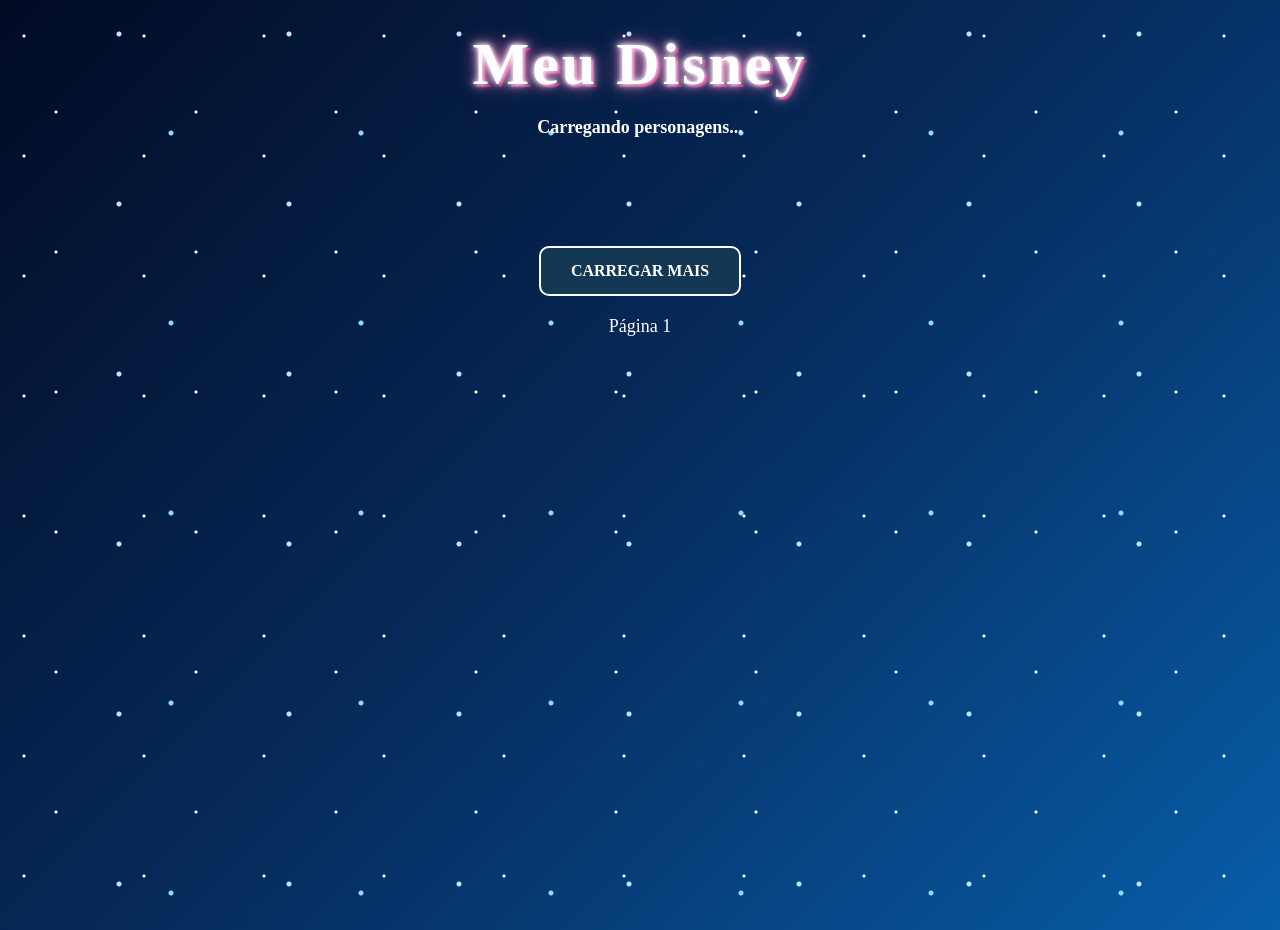
<file: index.html>
<!DOCTYPE html>
<html lang="pt-BR">
<head>
    <meta charset="UTF-8">
    <meta name="viewport" content="width=device-width, initial-scale=1.0">
    <title>🎇Disney</title>
    <link rel="stylesheet" href="CSS/style.css">
</head>

<body>

<header>
    <h1>Meu Disney</h1>

    <p id="contador">0 personagens carregados</p>
</header>

<main>
    <section id="personagens" class="container"></section>

    <button id="carregarMais">CARREGAR MAIS</button>

    <p id="pagina">Página 1</p>
</main>
<script src="JS/script.js"></script>

</body>
</html>
</file>
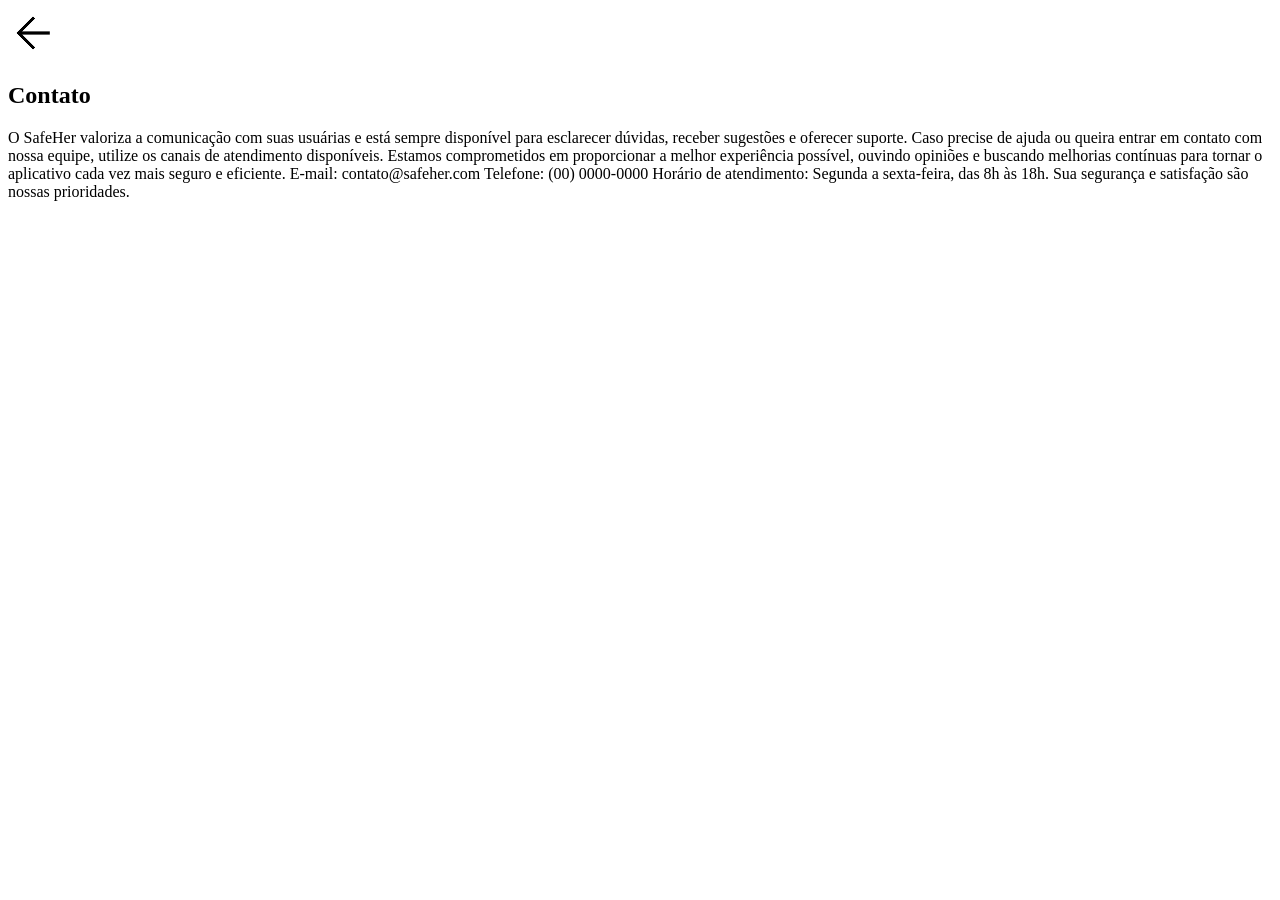
<file: contato.html>
<!DOCTYPE html>
<html lang="en">
<head>
    <meta charset="UTF-8">
    <meta name="viewport" content="width=, initial-scale=1.0">
    <title>Contato</title>
</head>
<body>
    
<a href="pagina_inicial.html">
    <img src="imagem/seta.png" alt="Voltar">
  </a>


  <section>

    <h1> Contato</h1>
<p>  O SafeHer valoriza a comunicação com suas usuárias e está sempre disponível para esclarecer dúvidas, receber sugestões e oferecer suporte. Caso precise de ajuda ou queira entrar em contato com nossa equipe, utilize os canais de atendimento disponíveis.

Estamos comprometidos em proporcionar a melhor experiência possível, ouvindo opiniões e buscando melhorias contínuas para tornar o aplicativo cada vez mais seguro e eficiente.

E-mail: contato@safeher.com

Telefone: (00) 0000-0000

Horário de atendimento: Segunda a sexta-feira, das 8h às 18h.

Sua segurança e satisfação são nossas prioridades.</p>
</section>



</body>
</html>
</file>
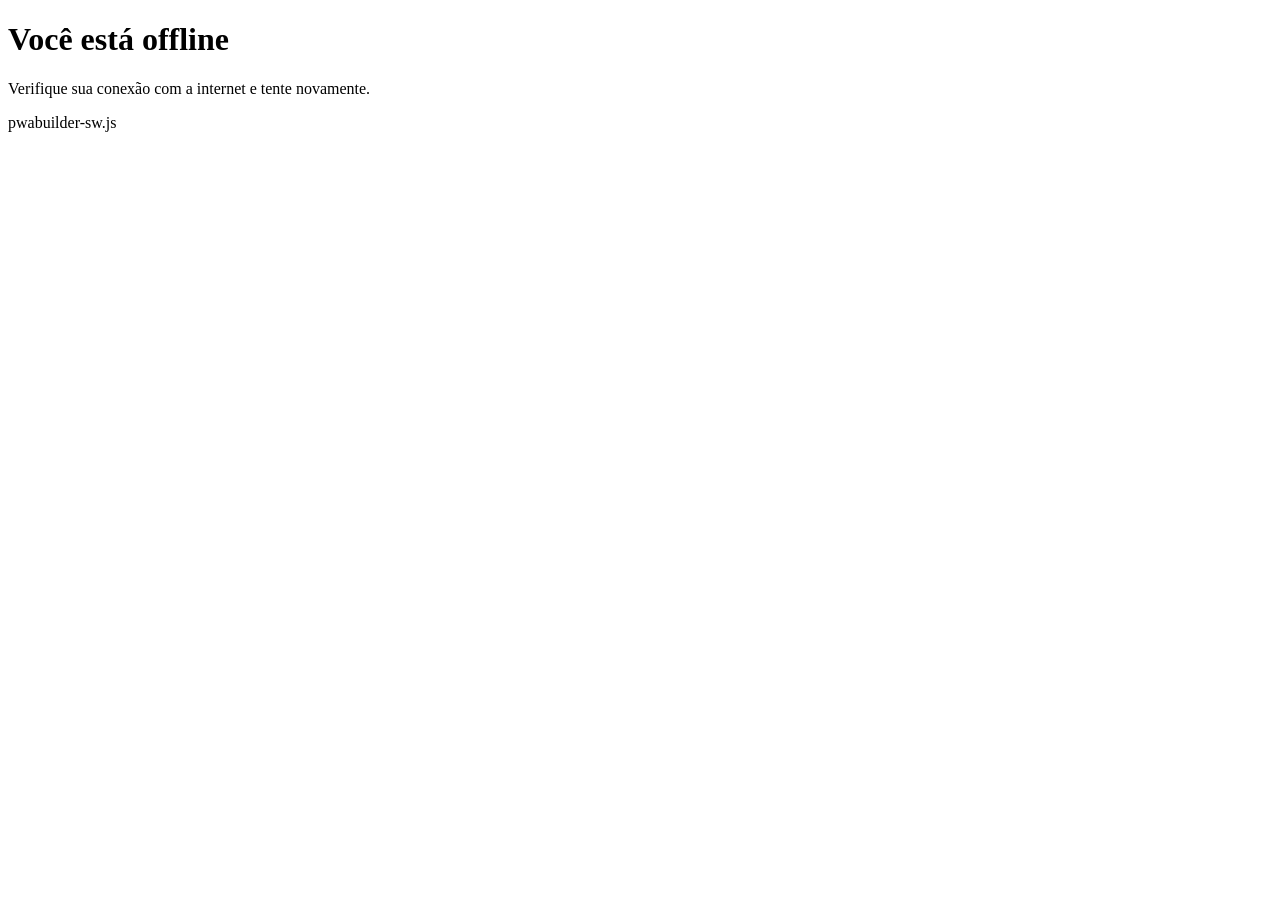
<file: offline.html>
<!DOCTYPE html>
<html lang="pt-BR">
<head>
        <meta charset="UTF-8">
        <meta name="viewport" content="width=device-width, initial-scale=1.0">
        <title>Você está offline</title>
</head>
<body>

        <h1>Você está offline</h1>
        <p>Verifique sua conexão com a internet e tente novamente.</p>
</body>
</html>
 pwabuilder-sw.js
</file>
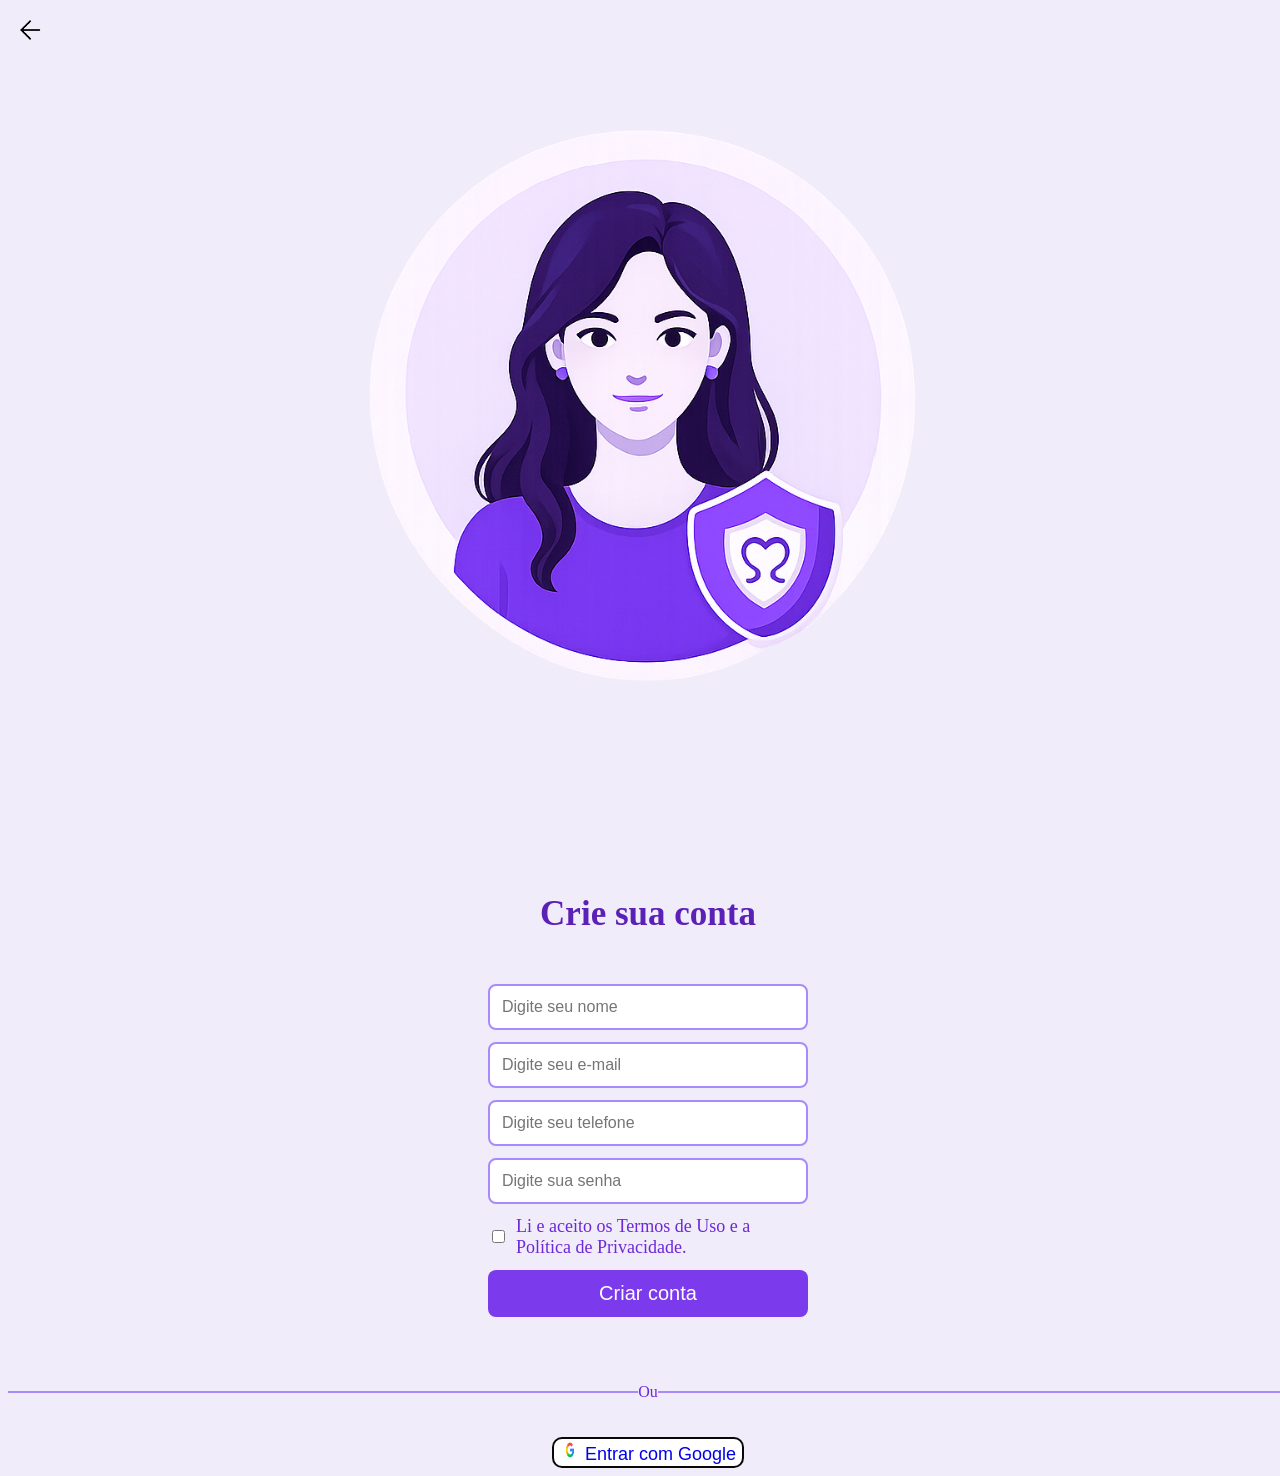
<file: pagina_cadastro.html>
<!DOCTYPE html>
<html lang="pt-br">
<head>
    <meta charset="UTF-8">
    <meta name="viewport" content="width=device-width, initial-scale=1.0">
    <title>Página cadastro</title>
    <link rel="stylesheet" href="style.css">
</head>

<body style="background-color: #F1ECFA;">

<!-- seta -->
<a href="pagina_login.html">
    <img src="imagem/seta.png" alt="Voltar" class="seta">
</a>

<!-- imagem -->
<div class="luna">
    <img src="imagem/imagem do cadastro.png" alt="Cadastro">
</div>

<h1 class="cria">Crie sua conta</h1>

<!-- FORM -->
<form id="formCadastro">

    <input type="text" id="nome" placeholder="Digite seu nome" required>
    <input type="email" id="email" placeholder="Digite seu e-mail" required>
    <input type="tel" id="telefone" placeholder="Digite seu telefone" required>
    <input type="password" id="senha" placeholder="Digite sua senha" required>

    <label>
        <input type="checkbox" required>
        <a href="termos_de_uso.index.html">
            Li e aceito os Termos de Uso e a Política de Privacidade.
        </a>
    </label>

    <button type="button" class="btn-criar" onclick="criarConta()">
        Criar conta
    </button>

</form>



<!-- divisor -->
<div class="ou">
    <hr>
    <p>Ou</p>
    <hr>
</div>



<!-- GOOGLE -->
<div class="botao-google">
    <button class="google-btn">
        <a href="https://accounts.google.com/">
            <img src="imagem/google.webp" alt="Google">
            <span>Entrar com Google</span>
        </a>
    </button>
</div>






<script>

function salvarDados() {
    let nome = document.getElementById("nome").value;
    let email = document.getElementById("email").value;
    let telefone = document.getElementById("telefone").value;
    let senha = document.getElementById("senha").value;

    localStorage.setItem("nome", nome);
    localStorage.setItem("email", email);
    localStorage.setItem("telefone", telefone);
    localStorage.setItem("senha", senha);
}

function criarConta() {

    const nome = document.getElementById("nome").value;
    const email = document.getElementById("email").value;
    const telefone = document.getElementById("telefone").value;
    const senha = document.getElementById("senha").value;

    // valida campos vazios
    if (nome === "" || email === "" || telefone === "" || senha === "") {
        alert("Preencha todos os campos!");
        return;
    }

    // valida email
    if (!email.includes("@") || !email.includes(".")) {
        alert("Digite um e-mail válido!");
        return;
    }

    // salva dados
    salvarDados();

    alert("Cadastro realizado com sucesso!");

    // redireciona
    window.location.href = "pagina_sos.index.html";
}

</script>
</file>
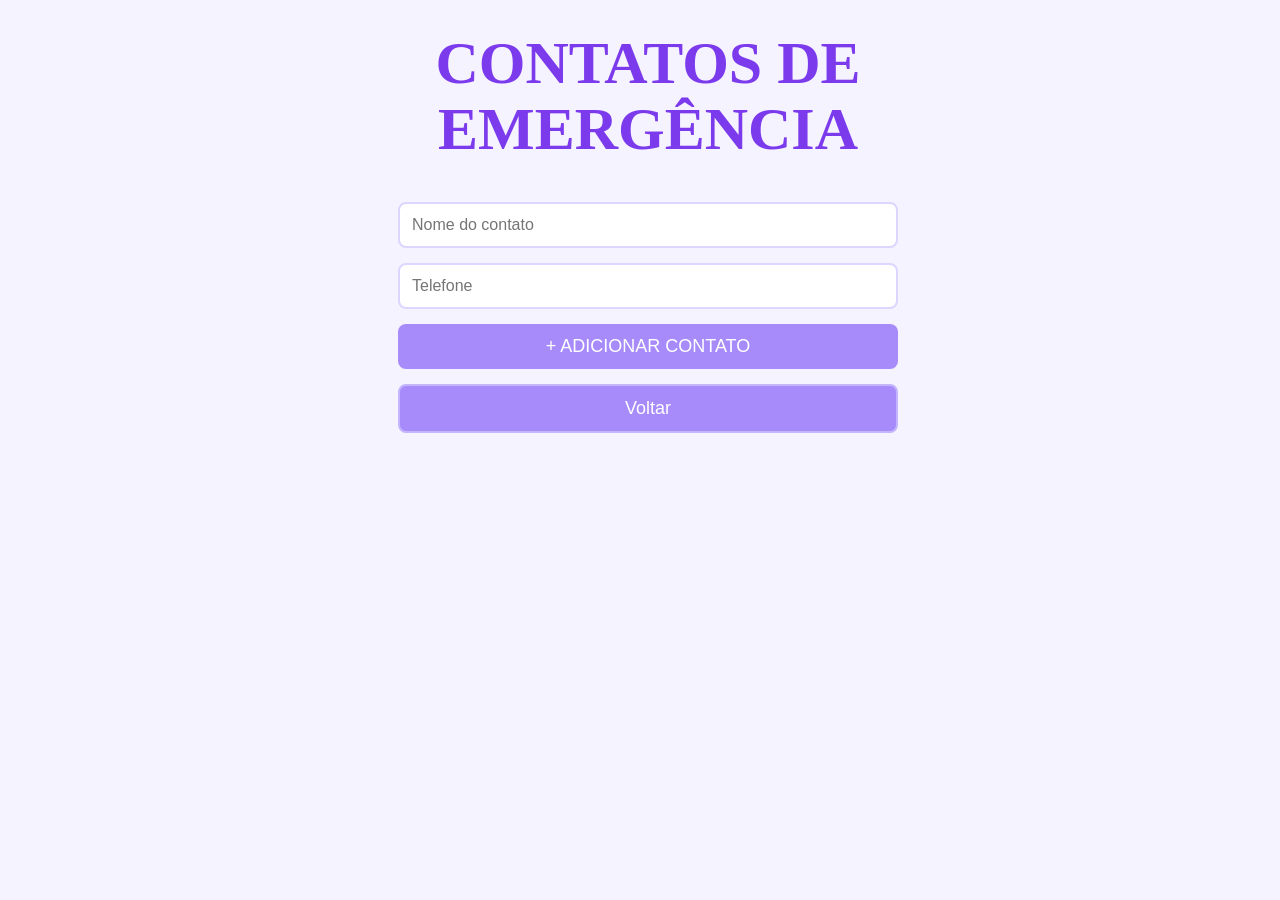
<file: pagina_contatos.html>
<!DOCTYPE html>
<html lang="pt-br">
<head>
    <meta charset="UTF-8">
    <meta name="viewport" content="width=device-width, initial-scale=1.0">
    <title>Contatos de Emergência</title>

    <link rel="stylesheet" href="style.css">
</head>

<body class="contatos-body">

    <div class="container">

        <h1>CONTATOS DE EMERGÊNCIA</h1>


        <!-- Isso e um formulário paar o usuaro colocar as informações da pessoa  -->
        <div class="formulario">

            <input type="text" id="nome" placeholder="Nome do contato">

            <input type="tel" id="numero" placeholder="Telefone">

            <button onclick="adicionarContato()">
                + ADICIONAR CONTATO
            </button>

<!-- Voltar para a pagina do sos -->
<button class="voltar" onclick="window.location.href='pagina_sos.index.html'">
    Voltar
</button>
          
        </div>

        <div id="listaContatos"></div>

    </div>

    <script src="script.js"></script>

</body>
</html>
</file>
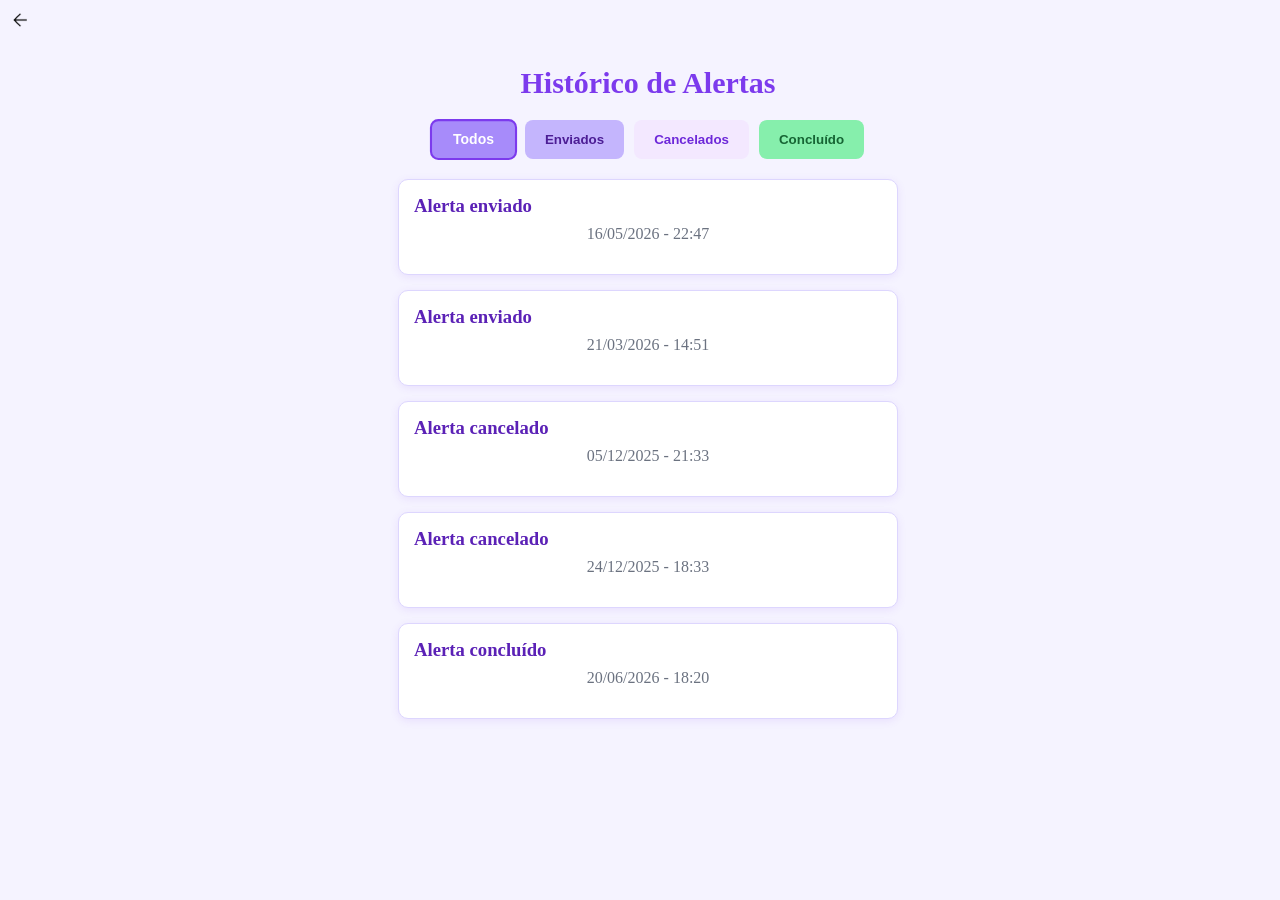
<file: pagina_historico_index.html>
<!DOCTYPE html>
<html lang="pt-BR">
<head>
    <meta charset="UTF-8">
    <meta name="viewport" content="width=device-width, initial-scale=1.0">
    <title>Histórico de Alertas</title>
    <link rel="stylesheet" href="style.css">
</head>

<body class="historico-body">

    <a href="pagina_sos.index.html">
        <img src="imagem/seta.png" class="seta2">
    </a>
<br>
    <div class="historico-container">

        <h2 class="historico-titulo">Histórico de Alertas</h2>

        <div class="historico-tabs">
            <button class="tab todos active" data-filter="all">Todos</button>
            <button class="tab enviados" data-filter="enviado">Enviados</button>
            <button class="tab cancelados" data-filter="cancelado">Cancelados</button>
            <button class="tab concluido" data-filter="concluido">Concluído</button>
        </div>

        <div class="historico-lista">

            <div class="alert-card enviados" data-status="enviado">
                <h3>Alerta enviado</h3>
                <p>16/05/2026 - 22:47</p>
            </div>

            <div class="alert-card enviados" data-status="enviado">
                <h3>Alerta enviado</h3>
                <p>21/03/2026 - 14:51</p>
            </div>

            <div class="alert-card cancelados" data-status="cancelado">
                <h3>Alerta cancelado</h3>
                <p>05/12/2025 - 21:33</p>
            </div>
            

            <div class="alert-card cancelados" data-status="cancelado">
                <h3>Alerta cancelado</h3>
                <p>24/12/2025 - 18:33</p>
            </div>

            <div class="alert-card concluido" data-status="concluido">
                <h3>Alerta concluído</h3>
                <p>20/06/2026 - 18:20</p>
            </div>

        </div>

    </div>

    <script src="script.js"></script>

</body>
</html>
</file>
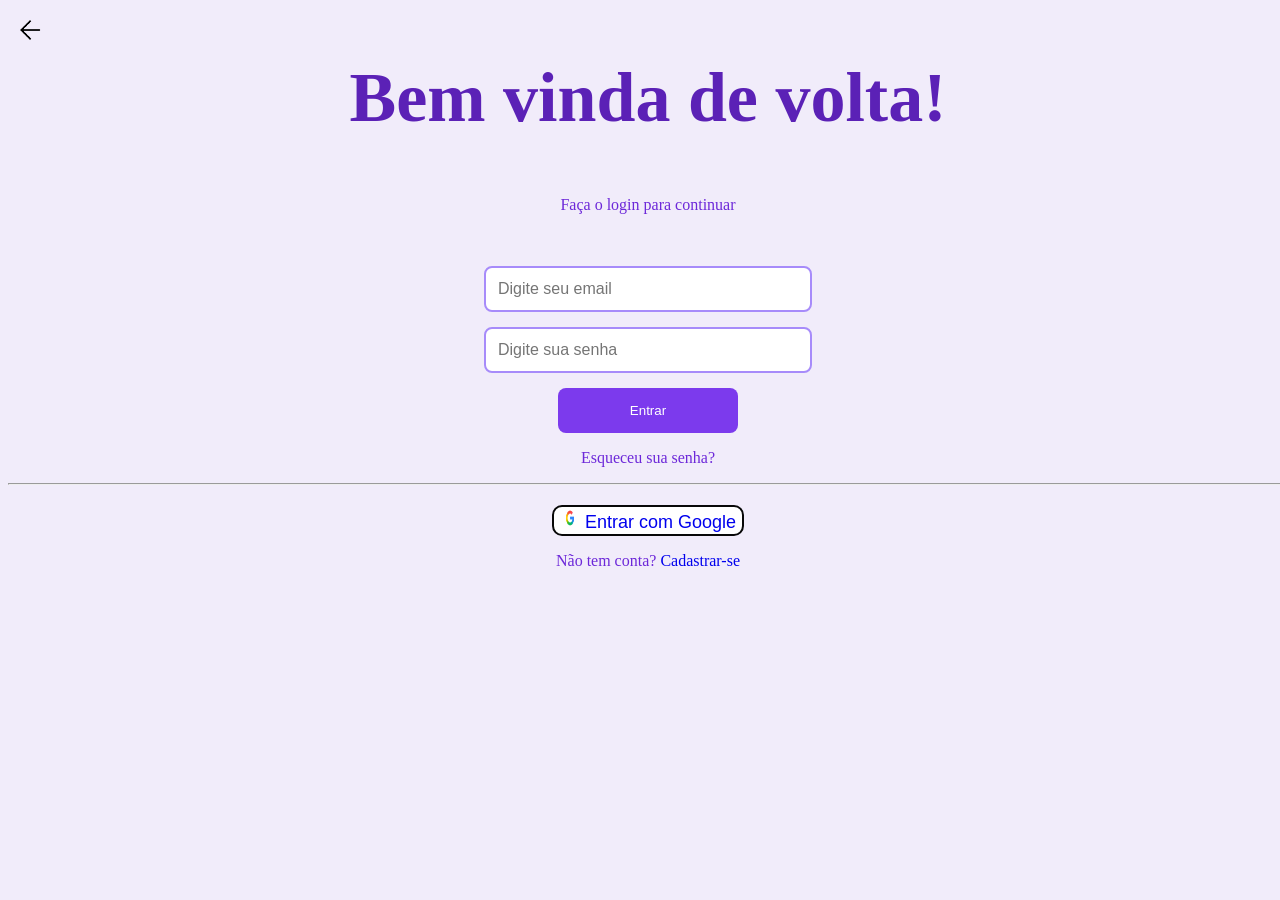
<file: pagina_login.html>
<!DOCTYPE html>
<html lang="pt">
<head>
    <meta charset="UTF-8">
    <meta name="viewport" content="width=device-width, initial-scale=1.0">
    <title>Página de login</title>
    <link rel="stylesheet" href="style.css">
</head>

<body style="background-color: #F1ECFA;">

<!-- Título -->
<h2>Bem vinda de volta!</h2>
<p>Faça o login para continuar</p>

<!-- Botão voltar -->
<a href="index.html">
    <img src="imagem/seta.png" alt="Voltar" class="seta">
</a>

<br><br>

<!-- LOGIN -->
<form class="login">

    <input type="email" id="email" placeholder="Digite seu email" required>

    <input type="password" id="senha" placeholder="Digite sua senha" required>

    <!-- BOTÃO CORRIGIDO -->
    <button type="button" class="lg" onclick="logar()">
        Entrar
    </button>

</form>

<!-- Esqueceu senha -->
<a href="tela_criar_senha.html">
    <p>Esqueceu sua senha?</p>
</a>

<hr>

<!-- botão da google-->
<div class="botao-google">
    <button class="google-btn">
        <a href="https://accounts.google.com/">
            <img src="imagem/google.webp" alt="Google">
            <span>Entrar com Google</span>
        </a>
    </button>
</div>

<p>Não tem conta? <a href="pagina_cadastro.html">Cadastrar-se</a></p>

<script>
function logar() {
    let email = document.getElementById("email").value;
    let senha = document.getElementById("senha").value;

    if (email === "" || senha === "") {
        alert("Preencha todos os campos!");
        return;
    }

    alert("Bem-vinda de volta!");

  
    window.location.href ="pagina_sos.index.html";
}
</script>

</body>
</html>
</file>
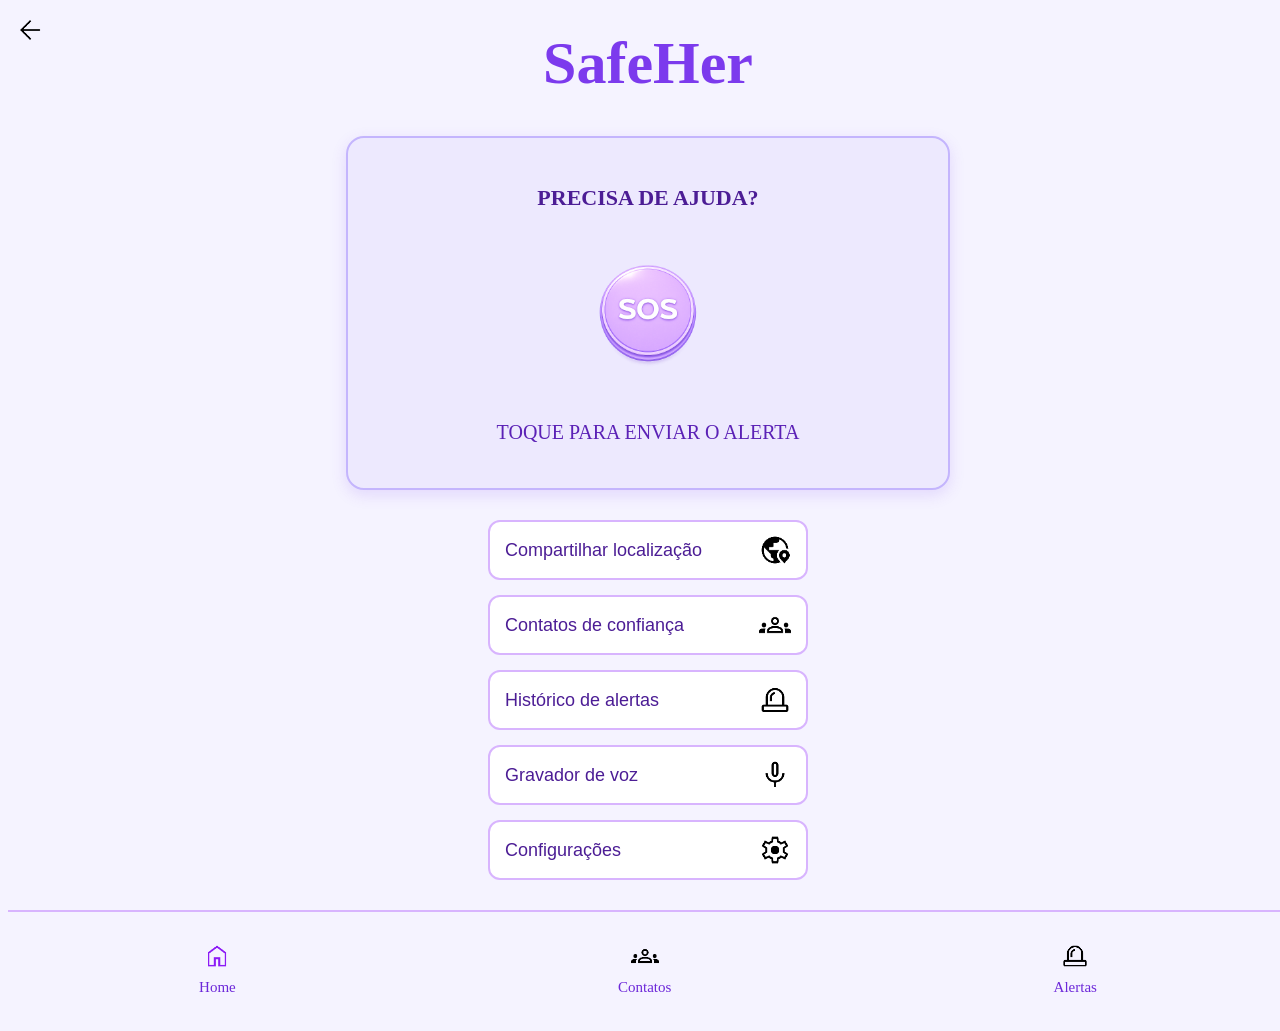
<file: pagina_sos.index.html>
<!DOCTYPE html>
<html lang="pt-br">
<head>
    <meta charset="UTF-8">
    <meta name="viewport" content="width=device-width, initial-scale=1.0">
    <title>Página SOS</title>

    <link rel="stylesheet" href="style.css">
</head>
<body>

    <h1>SafeHer</h1>

    <a href="index.html">
        <img src="imagem/seta.png" alt="Voltar" class="seta">
    </a>

    <div class="sos-box">

        <p class="ajuda">PRECISA DE AJUDA?</p>

        <img src="imagem/botaoroxo.png"
             alt="Botão SOS"
             class="botao-sos"
             onclick="abrirModal()">

        <p class="alerta">TOQUE PARA ENVIAR O ALERTA</p>

    </div>

    <div class="menu-opcoes">

        <button class="opcao">
            Compartilhar localização
            <img src="imagem/localizacao.png" class="icone" alt="Localização">
        </button>

        <button class="opcao" onclick="window.location.href='pagina_contatos.html'">
            Contatos de confiança
            <img src="imagem/contatos.png" class="icone" alt="Contatos">
        </button>

        <button class="opcao" onclick="window.location.href='pagina_historico_index.html'">
            Histórico de alertas
            <img src="imagem/alertas.png" class="icone" alt="Alertas">
        </button>

        <button class="opcao">
            Gravador de voz
            <img src="imagem/gravador.png" class="icone" alt="Gravador">
            </a>
        </button>

        <button class="opcao">
            Configurações
            <img src="imagem/configuracao.png" class="icone" alt="Configurações">
        </button>

    </div>

    <div class="linha"></div>

    <div class="menu">

        <div class="item-menu">
            <a href="index.html"></a>
                <img src="imagem/home.png">
                <p>Home</p>
            </a>
        </div>

        <div class="item-menu">
            <a href="pagina_contatos.html">
                <img src="imagem/contatos.png">
                <p>Contatos</p>
            </a>
        </div>

        <div class="item-menu">
            <a href="pagina_historico_index.html">
                <img src="imagem/alertas.png">
                <p>Alertas</p>
            </a>
        </div>

    </div>

    <!-- Modal -->

    <div id="modal" class="modal">

        <div class="janela">

            <div id="confirmacao">

                <h2>Enviar alerta agora?</h2>

                <p>
                    Seus contatos de emergência serão notificados com sua localização em tempo real.
                </p>

                <button class="enviar" onclick="enviarAlerta()">
                    ENVIAR ALERTA
                </button>

            </div>
        
            <button class="cancelar" onclick="fecharModal()">
                CANCELAR
            </button>
            <br>
            
    <button id="mostrarMensagem">Mostrar informações </button>
   <p id="texto" style="display: none;">
     O alerta SOS permite avisar rapidamente as pessoas de confiança cadastradas no aplicativo. Você pode gerenciá-las pela página de contatos
    </p>

        </div>
    



    </div>

    <script src="script.js"></script>

</body>
</html>
</file>
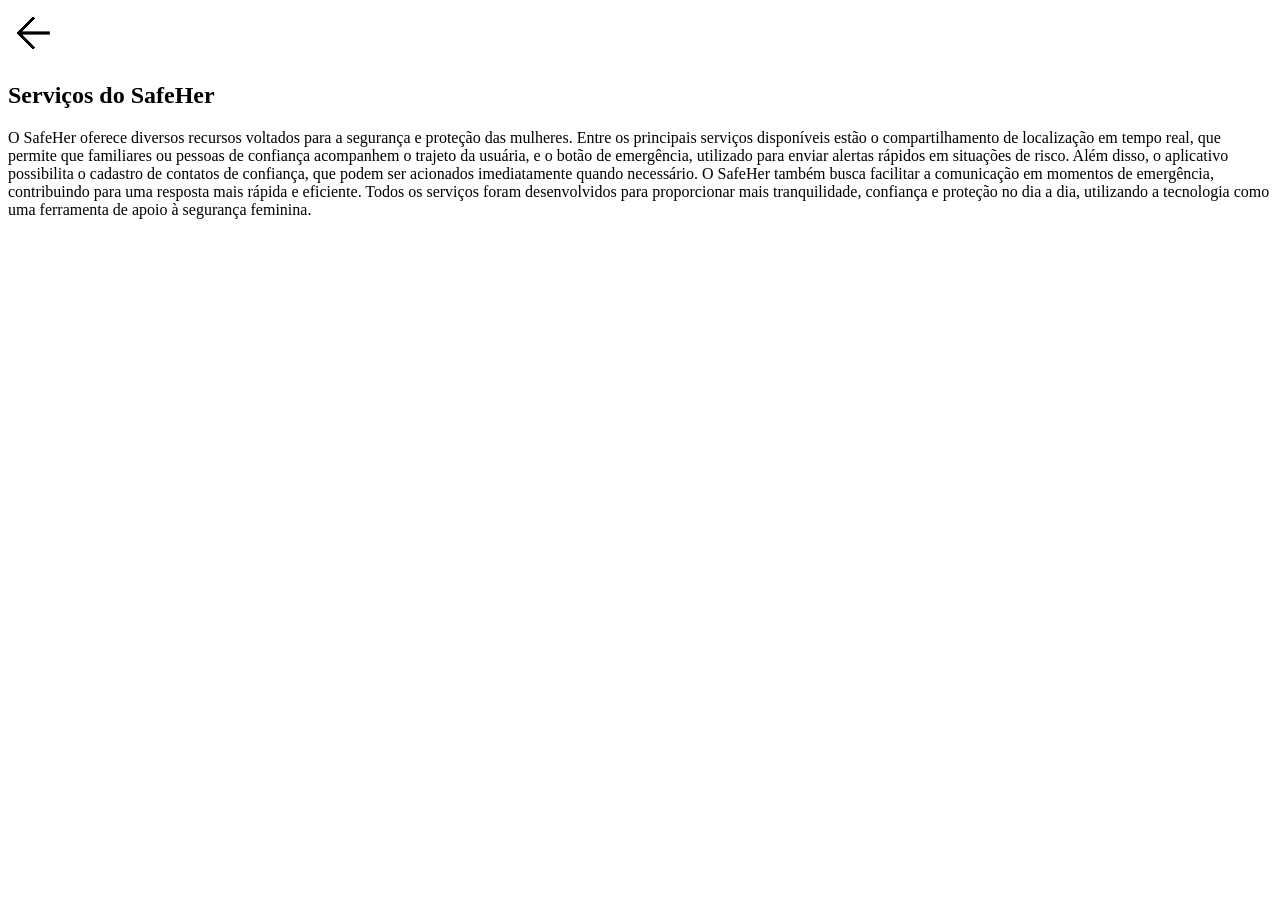
<file: servicos.html>
<!DOCTYPE html>
<html lang="en">
<head>
    <meta charset="UTF-8">
    <meta name="viewport" content="width=device-width, initial-scale=1.0">
    <title>Serviços</title>
</head>
<body>
    
<a href="pagina_inicial.html">
 <img src="imagem/seta.png" alt="Voltar">
</a>


<!-- isso e um texto de serviço do safeher -->

    <section>

      <h1> Serviços do SafeHer</h1>
<p>
 O SafeHer oferece diversos recursos voltados para a segurança e proteção das mulheres. Entre os principais serviços disponíveis estão o compartilhamento de localização em tempo real, que permite que familiares ou pessoas de confiança acompanhem o trajeto da usuária, e o botão de emergência, utilizado para enviar alertas rápidos em situações de risco.

Além disso, o aplicativo possibilita o cadastro de contatos de confiança, que podem ser acionados imediatamente quando necessário. O SafeHer também busca facilitar a comunicação em momentos de emergência, contribuindo para uma resposta mais rápida e eficiente.

Todos os serviços foram desenvolvidos para proporcionar mais tranquilidade, confiança e proteção no dia a dia, utilizando a tecnologia como uma ferramenta de apoio à segurança feminina.
</p>

    </section>



</body>
</html>
</file>
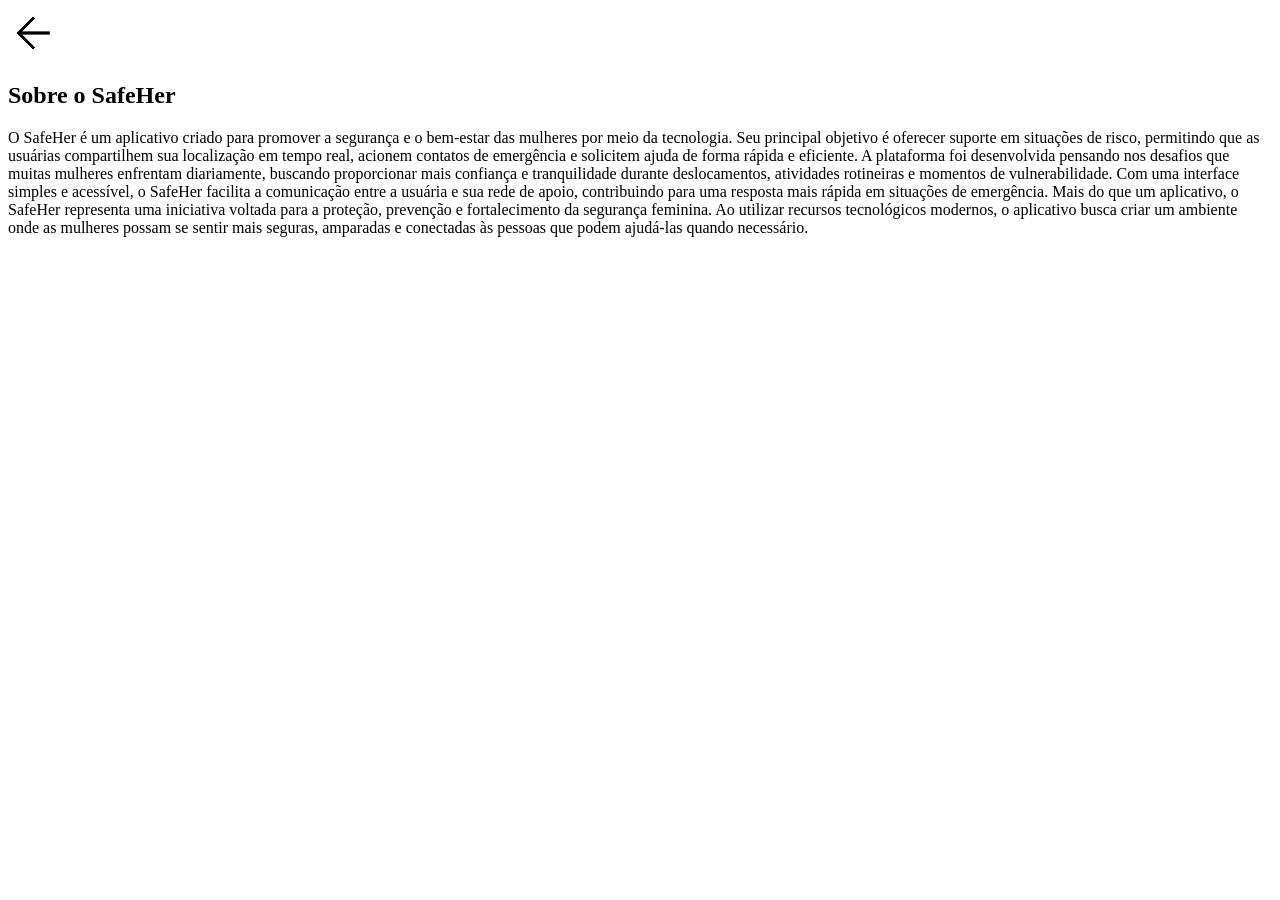
<file: sobre.html>
<!DOCTYPE html>
<html lang="en">
<head>
    <meta charset="UTF-8">
    <meta name="viewport" content="width=device-width, initial-scale=1.0">
    <title>Sobre</title>
</head>
<body>

<a href="pagina_inicial.html">
    <img src="imagem/seta.png" alt="Voltar">
</a>

    <section>

        <h1>Sobre o SafeHer</h1>

        <p>O SafeHer é um aplicativo criado para promover a segurança e o bem-estar das mulheres por meio da tecnologia. Seu principal objetivo é oferecer suporte em situações de risco, permitindo que as usuárias compartilhem sua localização em tempo real, acionem contatos de emergência e solicitem ajuda de forma rápida e eficiente.

A plataforma foi desenvolvida pensando nos desafios que muitas mulheres enfrentam diariamente, buscando proporcionar mais confiança e tranquilidade durante deslocamentos, atividades rotineiras e momentos de vulnerabilidade. Com uma interface simples e acessível, o SafeHer facilita a comunicação entre a usuária e sua rede de apoio, contribuindo para uma resposta mais rápida em situações de emergência.

Mais do que um aplicativo, o SafeHer representa uma iniciativa voltada para a proteção, prevenção e fortalecimento da segurança feminina. Ao utilizar recursos tecnológicos modernos, o aplicativo busca criar um ambiente onde as mulheres possam se sentir mais seguras, amparadas e conectadas às pessoas que podem ajudá-las quando necessário.


        </p>



    </section>


</body>
</html>
</file>
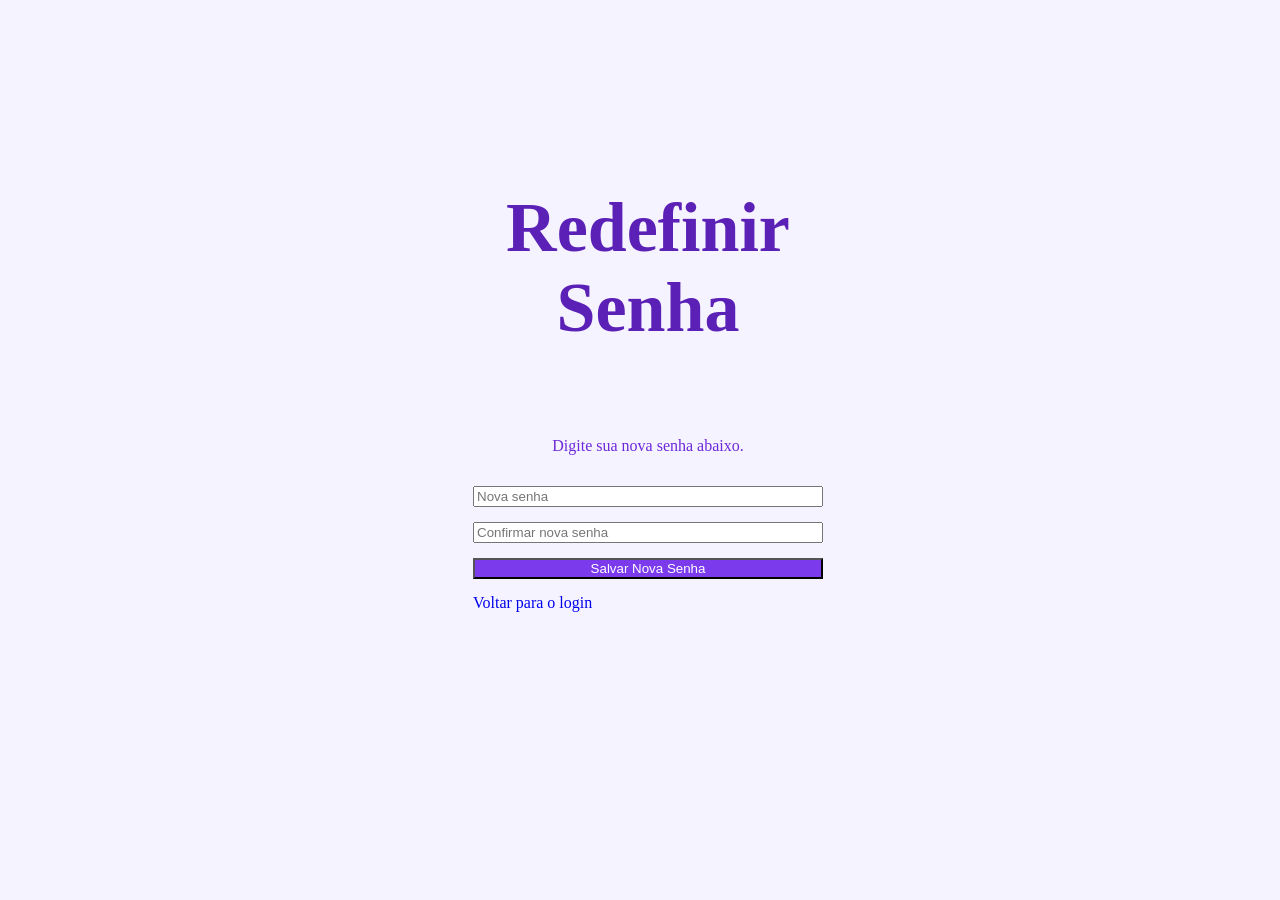
<file: tela_criar_senha.html>
<!DOCTYPE html>
<html lang="pt-BR">
<head>
    <meta charset="UTF-8">
    <meta name="viewport" content="width=device-width, initial-scale=1.0">
    <title>Redefinir Senha</title>

    <link rel="stylesheet" href="style.css">
</head>
<body>

    <form id="formNovaSenha">

        <h2>Redefinir Senha</h2>

        <p>Digite sua nova senha abaixo.</p>

        <input type="password" id="novaSenha" placeholder="Nova senha" required>

        <input type="password" id="confirmarSenha" placeholder="Confirmar nova senha" required>

        <button type="submit">Salvar Nova Senha</button>

        <a href="pagina_login.html">Voltar para o login</a>

    </form>

















</body>
</html>
</file>
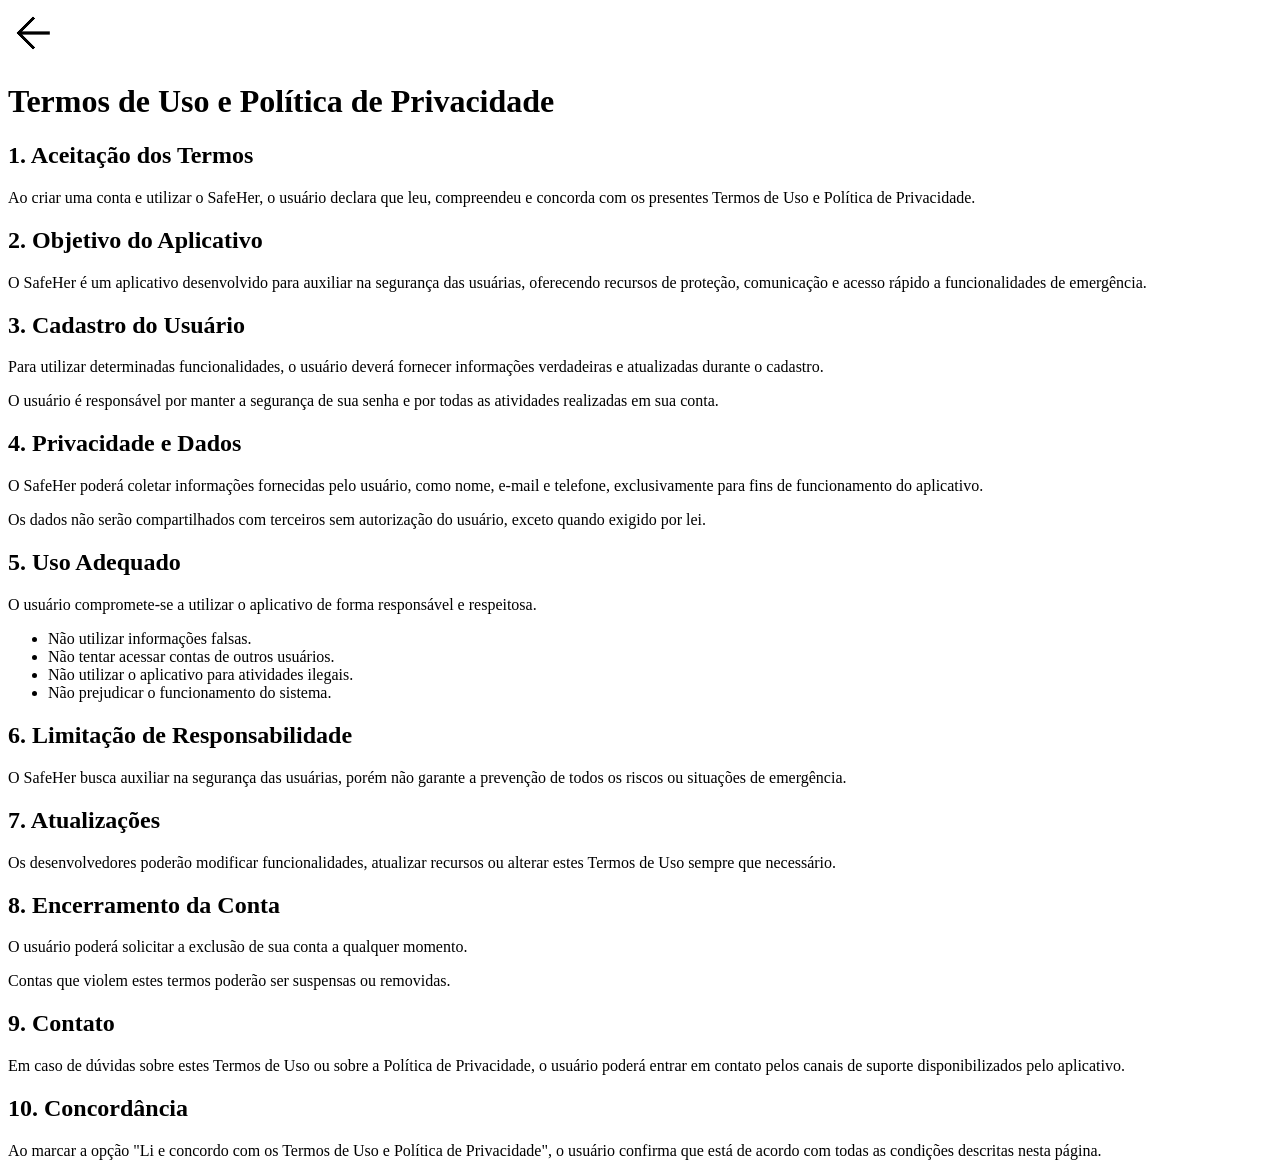
<file: termos_de_uso.index.html>
<!DOCTYPE html>
<html lang="pt-BR">
<head>
    <meta charset="UTF-8">
    <meta name="viewport" content="width=device-width, initial-scale=1.0">
    <title>Termos de Uso - SafeHer</title>
</head>
<body>




<a href="pagina_cadastro.html">
    <img src="imagem/seta.png" alt="Voltar" class="seta">
</a>


    <h1>Termos de Uso e Política de Privacidade</h1>

    <h2>1. Aceitação dos Termos</h2>
    <p>
        Ao criar uma conta e utilizar o SafeHer, o usuário declara que leu,
        compreendeu e concorda com os presentes Termos de Uso e Política de Privacidade.
    </p>

    <h2>2. Objetivo do Aplicativo</h2>
    <p>
        O SafeHer é um aplicativo desenvolvido para auxiliar na segurança das usuárias,
        oferecendo recursos de proteção, comunicação e acesso rápido a funcionalidades de emergência.
    </p>

    <h2>3. Cadastro do Usuário</h2>
    <p>
        Para utilizar determinadas funcionalidades, o usuário deverá fornecer informações
        verdadeiras e atualizadas durante o cadastro.
    </p>

    <p>
        O usuário é responsável por manter a segurança de sua senha e por todas as atividades
        realizadas em sua conta.
    </p>

    <h2>4. Privacidade e Dados</h2>
    <p>
        O SafeHer poderá coletar informações fornecidas pelo usuário, como nome, e-mail e telefone,
        exclusivamente para fins de funcionamento do aplicativo.
    </p>

    <p>
        Os dados não serão compartilhados com terceiros sem autorização do usuário,
        exceto quando exigido por lei.
    </p>

    <h2>5. Uso Adequado</h2>
    <p>
        O usuário compromete-se a utilizar o aplicativo de forma responsável e respeitosa.
    </p>

    <ul>
        <li>Não utilizar informações falsas.</li>
        <li>Não tentar acessar contas de outros usuários.</li>
        <li>Não utilizar o aplicativo para atividades ilegais.</li>
        <li>Não prejudicar o funcionamento do sistema.</li>
    </ul>

    <h2>6. Limitação de Responsabilidade</h2>
    <p>
        O SafeHer busca auxiliar na segurança das usuárias, porém não garante a prevenção
        de todos os riscos ou situações de emergência.
    </p>

    <h2>7. Atualizações</h2>
    <p>
        Os desenvolvedores poderão modificar funcionalidades, atualizar recursos ou alterar
        estes Termos de Uso sempre que necessário.
    </p>

    <h2>8. Encerramento da Conta</h2>
    <p>
        O usuário poderá solicitar a exclusão de sua conta a qualquer momento.
    </p>

    <p>
        Contas que violem estes termos poderão ser suspensas ou removidas.
    </p>

    <h2>9. Contato</h2>
    <p>
        Em caso de dúvidas sobre estes Termos de Uso ou sobre a Política de Privacidade,
        o usuário poderá entrar em contato pelos canais de suporte disponibilizados pelo aplicativo.
    </p>

    <h2>10. Concordância</h2>
    <p>
        Ao marcar a opção "Li e concordo com os Termos de Uso e Política de Privacidade",
        o usuário confirma que está de acordo com todas as condições descritas nesta página.
    </p>

</body>
</html>
</file>
<file: CSS/style.css>
body {
    min-height: 100vh;
    margin: 0;
    overflow-x: hidden;

    background:
        radial-gradient(circle at 20% 30%, #ffffff 0 1px, transparent 2px),
        radial-gradient(circle at 70% 20%, #bde7ff 0 2px, transparent 3px),
        radial-gradient(circle at 40% 80%, #ffffff 0 1px, transparent 2px),
        radial-gradient(circle at 90% 70%, #8fd8ff 0 2px, transparent 3px),
        linear-gradient(135deg, #020b24, #062b5c, #075da8);


    background-size:
        120px 120px,
        170px 170px,
        140px 140px,
        190px 190px,
        100% 100%;

    animation: glitter 4s ease-in-out infinite alternate;
}

@keyframes glitter {
    0% {
        background-position:
            0 0,
            20px 30px,
            40px 10px,
            80px 50px,
            center;
    }

    50% {
        background-position:
            30px 20px,
            50px 60px,
            10px 40px,
            100px 20px,
            center;
    }

    100% {
        background-position:
            60px 40px,
            80px 20px,
            30px 70px,
            50px 80px,
            center;
    }
}

h1{
    text-align: center;
    font-family:'Waltograph', 'New Walt Disney Font', cursive;
    font-size: 60px;
    font-weight: bold;
    color: #fff;
    text-shadow:
        0 0 5px #fff,
        0 0 10px #ffd6f2,
        0 0 20px hsl(330, 100%, 71%),
        3px 3px 0 #a80d6d;
    letter-spacing: 3px;
    margin: 30px 0 10px;
    animation: brilho 2s infinite alternate;
}

@keyframes brilho {
    from {
        text-shadow:
            0 0 5px #fff,
            0 0 10px #ffd6f2,
            0 0 20px #ff69b4;
    }

    to {
        text-shadow:
            0 0 10px #fff,
            0 0 20px #ffb6df,
            0 0 35px #ff69b4;
    }

}



p{ 
    text-align: center;
}

#carregarMais{
  display: block;
    margin: 50px auto 20px;
}



#contador {
    color:white;
    font-size: 18px;
    font-weight: bold;
}



/* Card */
.container {
    display: grid;
    grid-template-columns: repeat(auto-fit, minmax(200px, 1fr));
    gap: 25px;
    max-width: 1200px;
    margin: 0 auto;
    padding: 20px;
}

.card {
   background-color: #e8f7ff;
    color: #082b52;
    border-radius: 15px;
    overflow: hidden;
    box-shadow: 0 5px 15px rgba(0, 0, 0, 0.4);
    transition: transform 0.3s ease;
}

.card:hover {
    transform: translateY(-8px);
}


.card img {
    width: 100%;
    height: 230px;
    object-fit: cover;
    display: block;
}


.card h2 {
    padding: 15px;
    text-align: center;
    font-size: 18px;
}


#carregarMais {
    display: block;
    margin: 50px auto 20px;
    border: solid 2px white;
    border-radius: 10px;
    padding: 14px 30px;
    background-color: #143753;
    color: white;
    font-size: 16px;
    font-family: cursive;
    font-weight: bold;
    cursor: pointer;
    transition: 0.3s;
}

#carregarMais:hover {
    background-color: rgba(32, 121, 223, 0.137);
    color: white;
    transform: scale(1.05);
}


/* PÁGINA */

#pagina {
    color:white;
    text-align: center;
    font-size: 18px;
    margin-bottom: 40px;
}
</file>
<file: style.css>
nav{
    display: flex;
    justify-content: flex-end;
    flex-wrap: wrap; 
    font-size: 1.5rem;
    gap:14px;
	text-align: right;
	}				
     

.botao1{
    display:flex;
    flex-direction:column;
    align-items:center;
    gap:15px;
}

.botao1 button{
    width:220px;
    height:150px;
    font-size:32px;
    background:#7C3AED;
    color:white;
    border:none;
    border-radius:20px;
    cursor:pointer;
    transition:.3s;
}

.botao1 button:hover{

    background:#5B21B6;
    transform:scale(1.03);
}


.imagem1{
    text-align:center;
    max-width: 100%;
    height: auto;
}


.imagem2{
    text-align:center;
    max-width: 100%;
    height: auto;
}
/* Isso e para que quando a pessoa for ver em tamanho do celular, a imagem fique no tamanho adequado */


h1{
font-size: 1.8rem; 
color:#5B21B6;
text-align:center;
font-family:'Times New Roman', Times, serif;
}



/*  Página de login*/

.seta{

    position:absolute;
    top:10px;
    left:10px;
    width:20px;
    cursor:pointer;

}

h2{

    color:#5B21B6;
    font-size:70px;
    text-align:center;

}

p{

    text-align:center;
    color:#6D28D9;

}

.login{

    display:flex;
    flex-direction:column;
    align-items:center;
    gap:15px;

}

.login input{
    width:300px;
    padding:12px;
    border:2px solid #A78BFA;
    border-radius:8px;
    font-size:16px;

}

.login input:focus{

    outline:none;
    border-color:#7C3AED;

}

.lg{

    width:180px;
    height:45px;
    background:#7C3AED;
    color:white;
    border:none;
    border-radius:8px;
    cursor:pointer;
    transition:.3s;
}

.lg:hover{
    background:#5B21B6;
}

a{
    text-decoration:none;

}

.ou{

    display:flex;
    align-items:center;
    width:100%;

}

.ou hr{

    flex:1;
    border:none;
    border-top:2px solid #A78BFA;

}


.botao-google{

    display:flex;
    justify-content:center;
    margin-top:20px;

}

.google-btn{

    display:flex;
    align-items:center;
    justify-content:center;
    gap:12px;
    background:white;
    border:2px solid #080808;
    border-radius:10px;
    font-size:18px;
    color:#333;
    cursor:pointer;

}

.google-btn img{

    width:20px;
    height:20px;

}


/* Pagina de cadastro */

.luna{
    text-align:center;

}

.luna img{
    max-width: 100%;
    height: auto;

    

}

.cria{
    text-align:center;
    font-size:35px;
    color:#5B21B6;

}

#formCadastro{
    width:320px;
    margin:50px auto;
    display:flex;
    flex-direction:column;
    gap:12px;

}

#formCadastro input{
    padding:12px;
    border:2px solid #A78BFA;
    border-radius:8px;
    font-size:16px;

}

#formCadastro input:focus{

    outline:none;
    border-color:#7C3AED;

}

#formCadastro label{

    display:flex;
    align-items:center;
    gap:8px;
    font-size:18px;
    color:#6D28D9;

}

#formCadastro label a{

    color:#6D28D9;

}

.btn-criar{

    padding:12px;
    background:#7C3AED;
    color:white;
    border:none;
    border-radius:8px;
    font-size:20px;
    cursor:pointer;
    transition:.3s;

}

.btn-criar:hover{
    background:#5B21B6;

}

footer{
    background:#885cd4;
    color:white;
    text-align:center;
    padding:20px;
    font-size: 40px;

}

/* Esqueceu senha */ 

#formNovaSenha h2{
    text-align: center;
    color: #5B21B6;
}

#formNovaSenha{

    width: 350px;
    margin: 100px auto; /* centraliza horizontalmente */
    padding: 30px;
    border-radius: 15px;
    display: flex;
    flex-direction: column;
    gap: 15px;
    color: #312E81;
    background-color: #F5F3FF;
}

#formNovaSenha button{
    background-color: #7C3AED;
    color: white;
}

body{
    background-color: #F5F3FF;
    width: 100%;


/* pagina sos */

h1{
    text-align:center;
    font-size:55px;
    color:#7C3AED;
    margin-top:30px;
    margin-bottom:30px;
}

/* SETA */

.seta{
    position:absolute;
    top:15px;
    left:15px;
    width:30px;
}

/* CAIXA SOS */

.sos-box{
    width:600px;
    height:350px;
    background:#EDE9FE;
    border:2px solid #C4B5FD;
    margin:30px auto;
    display:flex;
    flex-direction:column;
    align-items:center;
    justify-content:center;
    border-radius:18px;
    box-shadow:0 5px 15px rgba(124,58,237,.15);
}

.ajuda{
    font-size:22px;
    color:#4C1D95;
    margin-bottom:20px;
    font-weight:bold;
}

.botao-sos{
    width:170px;
    cursor:pointer;
    transition:.3s;
}

.botao-sos:hover{
    transform:scale(1.08);
}

.alerta{
    font-size:20px;
    color:#5B21B6;
    margin-top:20px;
}

/* MENU DE OPÇÕES */

.menu-opcoes{
    display:flex;
    flex-direction:column;
    align-items:center;
    gap:15px;
    margin-top:30px;
}

.opcao{
    width:320px;
    height:60px;
    display:flex;
    justify-content:space-between;
    align-items:center;
    padding:0 15px;
    background:#FFFFFF;
    border:2px solid #D8B4FE;
    border-radius:12px;
    font-size:18px;
    color:#4C1D95;
    cursor:pointer;
    transition:.3s;
}

.opcao:hover{
    background:#7C3AED;
    color:white;
    border-color:#7C3AED;
}

.opcao.ativo{
    background:#16A34A;
    color:white;
    border-color:#16A34A;
}

.icone{
    width:32px;
    height:32px;
    object-fit:contain;
}

/* LINHA */

.linha{
    width:100%;
    height:2px;
    background:#D8B4FE;
    margin:30px auto;
}

/* MENU INFERIOR */

.menu{
    display:flex;
    justify-content:space-around;
    align-items:center;
    margin-bottom:20px;
}

.menu a{
    text-decoration:none;
    color:inherit;
}

.item-menu{
    text-align:center;
    cursor:pointer;
    color:#6B7280;
}

.item-menu img{
    width:28px;
}

.item-menu p{
    margin-top:5px;
    font-size:15px;
}

.item-menu.ativo{
    color:#16A34A;
}

.item-menu.ativo img{
    filter:hue-rotate(90deg);
}

/* MODAL */

.modal{
    display:none;
    position:fixed;
    top:0;
    left:0;
    width:100%;
    height:100%;
    background:rgba(0,0,0,.5);
    justify-content:center;
    align-items:center;
}

.janela{
    width:350px;
    background:white;
    padding:25px;
    border-radius:18px;
    text-align:center;
    border:2px solid #D8B4FE;
    box-shadow:0 10px 25px rgba(0,0,0,.15);
}

.janela h2{
    color:#5B21B6;
    font-size:24px;
}

.janela p{
    color:#6B7280;
    margin:20px 0;
    font-size:16px;
}

/* BOTÃO ENVIAR */

.enviar{
    width:100%;
    height:45px;
    background:#7C3AED;
    color:white;
    border:none;
    border-radius:10px;
    font-weight:bold;
    cursor:pointer;
    transition:.3s;
}

.enviar:hover{
    background:#6D28D9;
}

/* MENSAGEM */

.mensagem-sucesso{
    display:none;
    text-align:center;
    background:#F5F3FF;
    border:2px solid #DDD6FE;
    border-radius:15px;
    padding:20px;
    margin-top:15px;
}

.mensagem-sucesso h2{
    color:#5B21B6;
    margin-bottom:15px;
}

.mensagem-sucesso p{
    font-size:18px;
    color:#4B5563;
}

/* BOTÃO CANCELAR */

.cancelar{
    width:100%;
    height:45px;
    margin-top:10px;
    background:white;
    color:#7C3AED;
    border:2px solid #7C3AED;
    border-radius:10px;
    font-weight:bold;
    cursor:pointer;
    transition:.3s;
}

.cancelar:hover{
    background:#F5F3FF;
}

.ok-btn {
    width:100%;
    height:45px;
    margin-top: 15px;
    padding: 10px 20px;
    background:white; 
    color:#7C3AED;
    border: none;
    border:2px solid #7C3AED;
    border-radius: 8px;
    cursor: pointer;
}

/* Botão de mostrar informações */


#mostrarMensagem{
    width:100%;
    height:45px;
    margin-top:10px;
    background:white;
    color:#7C3AED;
    border:2px solid #7C3AED;
    border-radius:10px;
    font-weight:bold;
    cursor:pointer;
    transition:.3s;

}


/* Pagina contatos */
.contatos-body{
    background:#F8F5FF;
    padding:30px;
    color:#7C3AED;
    font-family:Arial, Helvetica, sans-serif;
}

.container{
    width:100%;
    max-width:500px;
    margin:0 auto;
}

h1{
    width:100%;
    text-align:center;
    font-size:60px;
    color:#7C3AED;
    margin-bottom:40px;
    line-height:1.1;
}

.formulario{
    display:flex;
    flex-direction:column;
    gap:15px;
    width:100%;
}

.formulario input{
    width:100%;
    padding:12px;
    box-sizing:border-box;
    border:2px solid #DDD6FE;
    background:#FFFFFF;
    border-radius:8px;
    font-size:16px;
}

.formulario button{
    width:100%;
    padding:12px;
    border:none;
    border-radius:8px;
    background:#A78BFA;
    color:white;
    font-size:18px;
    cursor:pointer;
}

.formulario button:hover{
    background:#8B5CF6;
}

.voltar{
    background:#FFFFFF;
    color:#8B5CF6;
    border:2px solid #C4B5FD !important;
}

.voltar a{
    color:#8B5CF6;
    text-decoration:none;
    display:block;
    width:100%;
}

#listaContatos{
    margin-top:25px;
}

/* HISTÓRICO DE ALERTAS */
.seta2{
    position:absolute;
    top:10px;
    left:10px;
    width:20px;
}

.historico-body{
    background:#F8F5FF;
    font-family:Arial, Helvetica, sans-serif;
}

.historico-container{
    width:90%;
    max-width:500px;
    margin:40px auto;
}

.historico-titulo{
    text-align:center;
    font-size:30px;
    margin-bottom:20px;
    color:#7C3AED;
}

.historico-tabs{
    display:flex;
    justify-content:center;
    gap:10px;
    margin-bottom:20px;
    flex-wrap:wrap;
}

.historico-tabs button{
    padding:10px 20px;
    border:none;
    border-radius:8px;
    cursor:pointer;
    transition:.3s;
    font-weight:bold;
}

/* BOTÕES */

.todos{
    background:#A78BFA;
    color:white;
}

.enviados{
    background:#C4B5FD;
    color:#4C1D95;
}

.cancelados{
    background:#F3E8FF;
    color:#6D28D9;
}

.concluido{
    background:#86EFAC;
    color:#166534;
}

/* botão selecionado */

.tab.active{
    border:2px solid #7C3AED;
    transform:scale(1.05);
}

/* LISTA */

.historico-lista{
    display:flex;
    flex-direction:column;
    gap:15px;
}

/* CARDS */

.alert-card{
    display:block;
    padding:15px;
    border-radius:10px;
    background:#FFFFFF;
    border:1px solid #DDD6FE;
    box-shadow:0 2px 8px rgba(124,58,237,.10);
}

.alert-card h3{
    margin:0;
    color:#5B21B6;
}

.alert-card p{
    margin-top:8px;
    color:#6B7280;
}
}

/* =========================================
   RESPONSIVIDADE
   ========================================= */

@media (max-width: 768px) {

    body {
        width: 100%;
        overflow-x: hidden;
    }

    nav {
        justify-content: center;
        gap: 8px;
        font-size: 16px;
        padding: 10px;
    }

    img {
        max-width: 90%;
        height: auto;
    }

    h1 {
        font-size: 36px;
        line-height: 1.2;
        padding: 0 15px;
    }

    h2 {
        font-size: 40px;
        line-height: 1.2;
        padding: 0 15px;
    }

    /* BOTÕES ENTRAR E CADASTRAR */

    .botao1 {
        width: 100%;
        align-items: center;
        gap: 12px;
    }

    .botao1 button {
        width: 200px;
        height: 65px;
        font-size: 22px;
    }

    /* LOGIN */

    .login {
        width: 100%;
        padding: 10px;
    }

    .login input {
        width: 90%;
        max-width: 300px;
    }

    /* CADASTRO */

    #formCadastro {
        width: 90%;
        max-width: 320px;
        margin: 30px auto;
    }

    /* NOVA SENHA */

    #formNovaSenha {
        width: 90%;
        max-width: 350px;
        margin: 40px auto;
        padding: 20px;
    }

    /* SOS */

    .sos-box {
        width: 90%;
        max-width: 400px;
        min-height: 280px;
        height: auto;
        margin: 20px auto;
        padding: 20px;
    }

    .botao-sos {
        width: 140px;
    }

    .ajuda,
    .alerta {
        text-align: center;
    }

    /* MENU DE OPÇÕES */

    .menu-opcoes {
        width: 100%;
        padding: 10px;
    }

    .opcao {
        width: 90%;
        max-width: 320px;
        min-height: 55px;
        height: auto;
        padding: 10px 15px;
        font-size: 16px;
    }

    /* MENU INFERIOR */

    .menu {
        width: 100%;
        padding: 10px 5px;
        gap: 5px;
    }

    .item-menu {
        flex: 1;
    }

    .item-menu img {
        width: 24px;
    }

    .item-menu p {
        font-size: 11px;
    }

    /* CONTATOS */

    .contatos-body {
        padding: 15px;
    }

    .contatos-body h1 {
        font-size: 34px;
    }

    .container,
    .formulario {
        width: 100%;
    }

    /* HISTÓRICO */

    .historico-container {
        width: 90%;
        margin: 30px auto;
    }

    .historico-titulo {
        font-size: 26px;
    }

    .historico-tabs {
        flex-wrap: wrap;
        gap: 5px;
    }

    .historico-tabs button {
        padding: 8px 10px;
        font-size: 13px;
    }

    /* MODAL */

    .modal {
        padding: 15px;
    }

    .janela {
        width: 90%;
        max-width: 350px;
    }

    /* RODAPÉ */

    footer {
        font-size: 22px;
        padding: 20px 10px;
    }
}


/* CELULARES PEQUENOS */

@media (max-width: 400px) {

    nav {
        font-size: 14px;
    }

    h1 {
        font-size: 30px;
    }

    h2 {
        font-size: 34px;
    }

    .botao1 button {
        width: 180px;
        height: 60px;
        font-size: 20px;
    }

    .login input {
        width: 95%;
    }

    #formCadastro,
    #formNovaSenha {
        width: 94%;
    }

    .sos-box {
        width: 92%;
    }

    .opcao {
        width: 92%;
        font-size: 14px;
    }

    .historico-container {
        width: 92%;
    }

    footer {
        font-size: 19px;
    }
}
</file>
